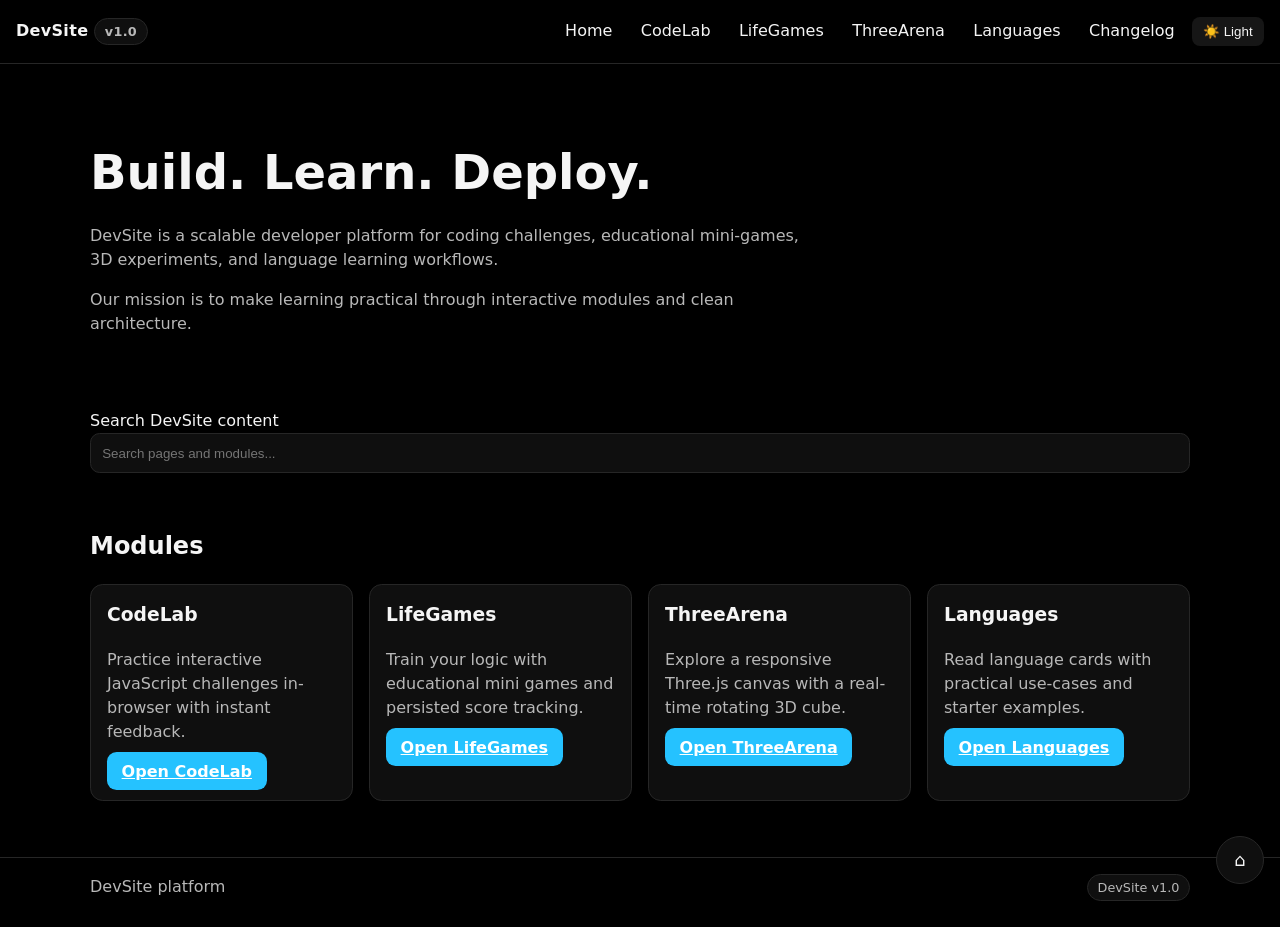
<file: index.html>
<!DOCTYPE html>
<html lang="en">
<head>
  <meta charset="UTF-8">
  <meta name="viewport" content="width=device-width, initial-scale=1.0">
  <title>DevSite | Home</title>
  <link rel="stylesheet" href="assets/css/style.css">
  <script src="assets/js/main.js" defer></script>
  <script src="assets/js/theme.js" defer></script>
  <script src="assets/js/reveal.js" defer></script>
  <script src="assets/js/search.js" defer></script>
</head>
<body>
  <a href="#main" class="skip-link">Skip to content</a>
  <header class="navbar" aria-label="Primary navigation">
    <div class="logo">DevSite <span class="version-badge">v1.0</span></div>
    <button id="navToggle" class="nav-toggle" aria-label="Toggle menu" aria-expanded="false">☰</button>
    <nav id="navMenu" class="nav-menu">
      <a class="nav-link" href="index.html">Home</a>
      <a class="nav-link" href="pages/codelab.html">CodeLab</a>
      <a class="nav-link" href="pages/lifegames.html">LifeGames</a>
      <a class="nav-link" href="pages/threearena.html">ThreeArena</a>
      <a class="nav-link" href="pages/languages.html">Languages</a>
      <a class="nav-link" href="pages/changelog.html">Changelog</a>
      <button id="themeToggle" class="theme-toggle" type="button">☀️ Light</button>
    </nav>
  </header>

  <main id="main" class="container">
    <section class="hero reveal" data-search-item>
      <h1>Build. Learn. Deploy.</h1>
      <p>DevSite is a scalable developer platform for coding challenges, educational mini-games, 3D experiments, and language learning workflows.</p>
      <p>Our mission is to make learning practical through interactive modules and clean architecture.</p>
    </section>

    <section class="reveal">
      <label for="searchInput">Search DevSite content</label>
      <input id="searchInput" type="search" placeholder="Search pages and modules..." aria-label="Search content across cards">
    </section>

    <section class="reveal">
      <h2>Modules</h2>
      <div class="grid">
        <article class="card" data-search-item>
          <h3>CodeLab</h3>
          <p>Practice interactive JavaScript challenges in-browser with instant feedback.</p>
          <a class="button" href="pages/codelab.html">Open CodeLab</a>
        </article>
        <article class="card" data-search-item>
          <h3>LifeGames</h3>
          <p>Train your logic with educational mini games and persisted score tracking.</p>
          <a class="button" href="pages/lifegames.html">Open LifeGames</a>
        </article>
        <article class="card" data-search-item>
          <h3>ThreeArena</h3>
          <p>Explore a responsive Three.js canvas with a real-time rotating 3D cube.</p>
          <a class="button" href="pages/threearena.html">Open ThreeArena</a>
        </article>
        <article class="card" data-search-item>
          <h3>Languages</h3>
          <p>Read language cards with practical use-cases and starter examples.</p>
          <a class="button" href="pages/languages.html">Open Languages</a>
        </article>
      </div>
    </section>
  </main>

  <footer class="footer">
    <div class="footer-inner">
      <span>DevSite platform</span>
      <span class="version-badge">DevSite v1.0</span>
    </div>
  </footer>

  <a href="index.html" class="home-fab" aria-label="Back to home">⌂</a>
</body>
</html>
</file>
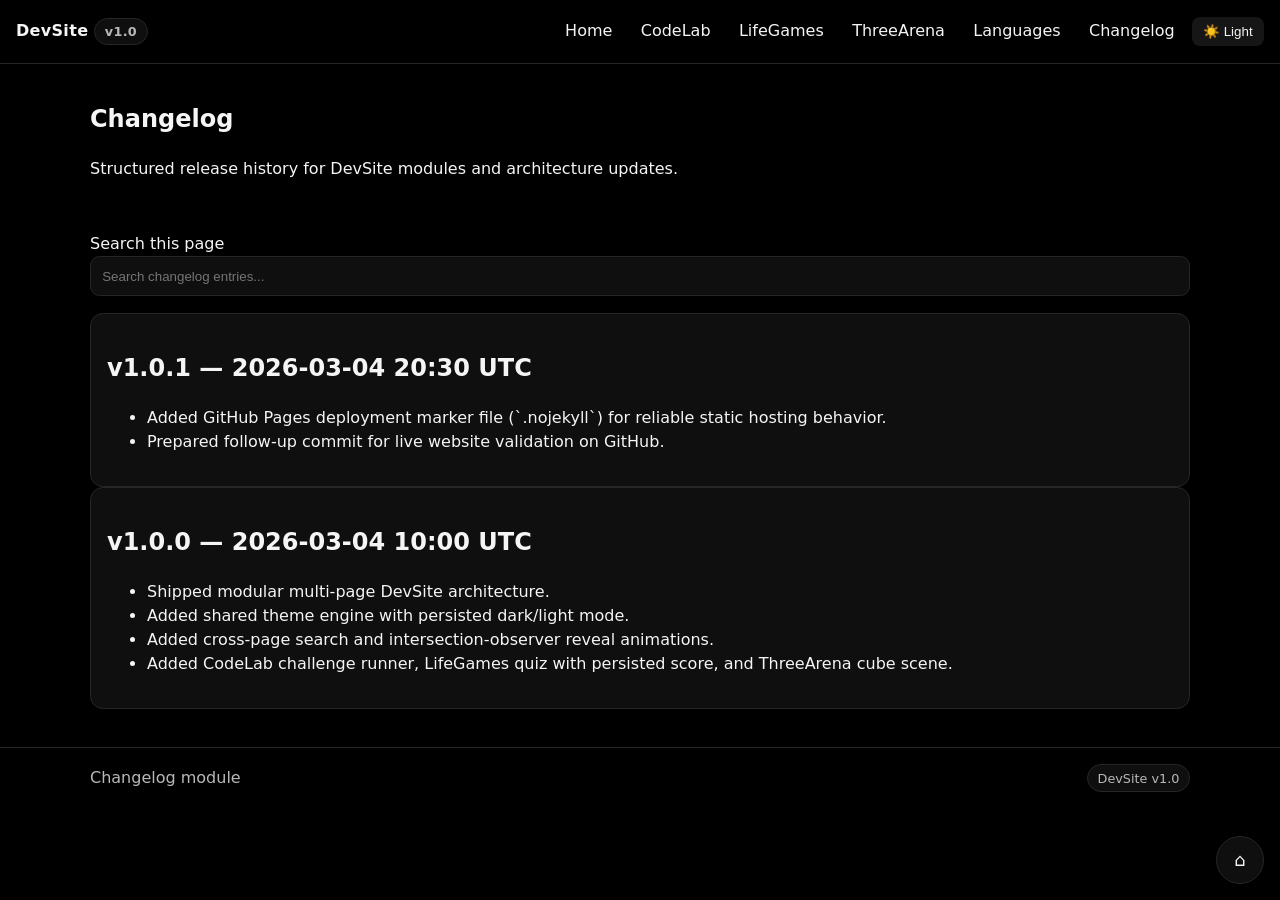
<file: pages/changelog.html>
<!DOCTYPE html>
<html lang="en">
<head>
  <meta charset="UTF-8">
  <meta name="viewport" content="width=device-width, initial-scale=1.0">
  <title>DevSite | Changelog</title>
  <link rel="stylesheet" href="../assets/css/style.css">
  <script src="../assets/js/main.js" defer></script>
  <script src="../assets/js/theme.js" defer></script>
  <script src="../assets/js/reveal.js" defer></script>
  <script src="../assets/js/search.js" defer></script>
</head>
<body>
  <header class="navbar" aria-label="Primary navigation">
    <div class="logo">DevSite <span class="version-badge">v1.0</span></div>
    <button id="navToggle" class="nav-toggle" aria-label="Toggle menu" aria-expanded="false">☰</button>
    <nav id="navMenu" class="nav-menu">
      <a class="nav-link" href="../index.html">Home</a>
      <a class="nav-link" href="codelab.html">CodeLab</a>
      <a class="nav-link" href="lifegames.html">LifeGames</a>
      <a class="nav-link" href="threearena.html">ThreeArena</a>
      <a class="nav-link" href="languages.html">Languages</a>
      <a class="nav-link" href="changelog.html">Changelog</a>
      <button id="themeToggle" class="theme-toggle" type="button">☀️ Light</button>
    </nav>
  </header>

  <main class="container">
    <section class="reveal" data-search-item>
      <h1>Changelog</h1>
      <p>Structured release history for DevSite modules and architecture updates.</p>
    </section>

    <section class="reveal">
      <label for="searchInput">Search this page</label>
      <input id="searchInput" type="search" placeholder="Search changelog entries...">
    </section>

    <section class="card reveal" data-search-item>
      <h2>v1.0.1 — 2026-03-04 20:30 UTC</h2>
      <ul>
        <li>Added GitHub Pages deployment marker file (`.nojekyll`) for reliable static hosting behavior.</li>
        <li>Prepared follow-up commit for live website validation on GitHub.</li>
      </ul>
    </section>

    <section class="card reveal" data-search-item>
      <h2>v1.0.0 — 2026-03-04 10:00 UTC</h2>
      <ul>
        <li>Shipped modular multi-page DevSite architecture.</li>
        <li>Added shared theme engine with persisted dark/light mode.</li>
        <li>Added cross-page search and intersection-observer reveal animations.</li>
        <li>Added CodeLab challenge runner, LifeGames quiz with persisted score, and ThreeArena cube scene.</li>
      </ul>
    </section>
  </main>

  <footer class="footer">
    <div class="footer-inner">
      <span>Changelog module</span>
      <span class="version-badge">DevSite v1.0</span>
    </div>
  </footer>

  <a href="../index.html" class="home-fab" aria-label="Back to home">⌂</a>
</body>
</html>
</file>
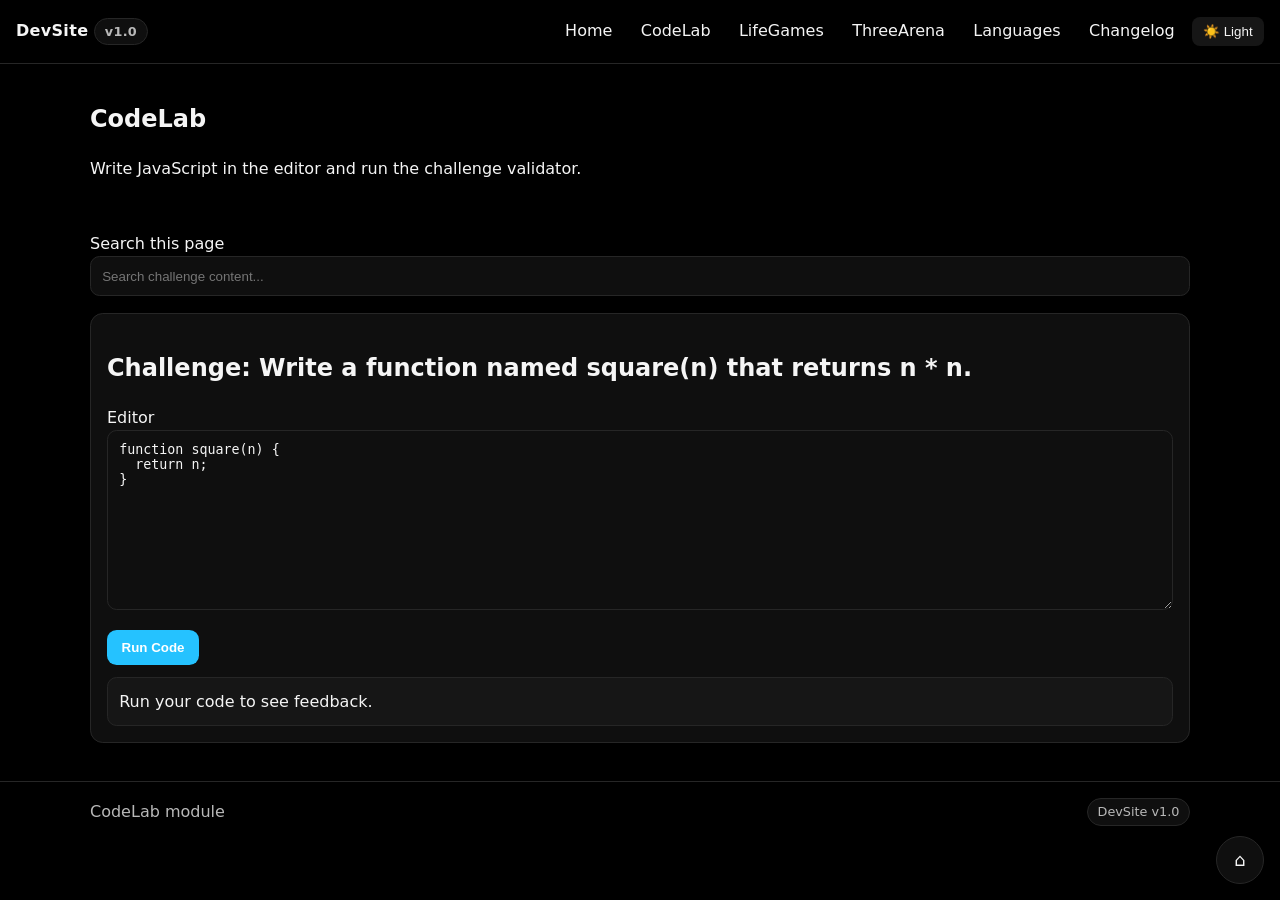
<file: pages/codelab.html>
<!DOCTYPE html>
<html lang="en">
<head>
  <meta charset="UTF-8">
  <meta name="viewport" content="width=device-width, initial-scale=1.0">
  <title>DevSite | CodeLab</title>
  <link rel="stylesheet" href="../assets/css/style.css">
  <script src="../assets/js/main.js" defer></script>
  <script src="../assets/js/theme.js" defer></script>
  <script src="../assets/js/reveal.js" defer></script>
  <script src="../assets/js/search.js" defer></script>
  <script src="../assets/js/codelab.js" defer></script>
</head>
<body>
  <header class="navbar" aria-label="Primary navigation">
    <div class="logo">DevSite <span class="version-badge">v1.0</span></div>
    <button id="navToggle" class="nav-toggle" aria-label="Toggle menu" aria-expanded="false">☰</button>
    <nav id="navMenu" class="nav-menu">
      <a class="nav-link" href="../index.html">Home</a>
      <a class="nav-link" href="codelab.html">CodeLab</a>
      <a class="nav-link" href="lifegames.html">LifeGames</a>
      <a class="nav-link" href="threearena.html">ThreeArena</a>
      <a class="nav-link" href="languages.html">Languages</a>
      <a class="nav-link" href="changelog.html">Changelog</a>
      <button id="themeToggle" class="theme-toggle" type="button">☀️ Light</button>
    </nav>
  </header>

  <main class="container">
    <section class="reveal" data-search-item>
      <h1>CodeLab</h1>
      <p>Write JavaScript in the editor and run the challenge validator.</p>
    </section>

    <section class="reveal">
      <label for="searchInput">Search this page</label>
      <input id="searchInput" type="search" placeholder="Search challenge content...">
    </section>

    <section class="card reveal" data-search-item>
      <h2 id="challengeText">Challenge loading...</h2>
      <label for="codeEditor">Editor</label>
      <textarea id="codeEditor" spellcheck="false">function square(n) {
  return n;
}</textarea>
      <div class="inline-controls">
        <button id="runCodeBtn" class="button" type="button">Run Code</button>
      </div>
      <div id="codeFeedback" class="feedback" aria-live="polite">Run your code to see feedback.</div>
    </section>
  </main>

  <footer class="footer">
    <div class="footer-inner">
      <span>CodeLab module</span>
      <span class="version-badge">DevSite v1.0</span>
    </div>
  </footer>

  <a href="../index.html" class="home-fab" aria-label="Back to home">⌂</a>
</body>
</html>
</file>
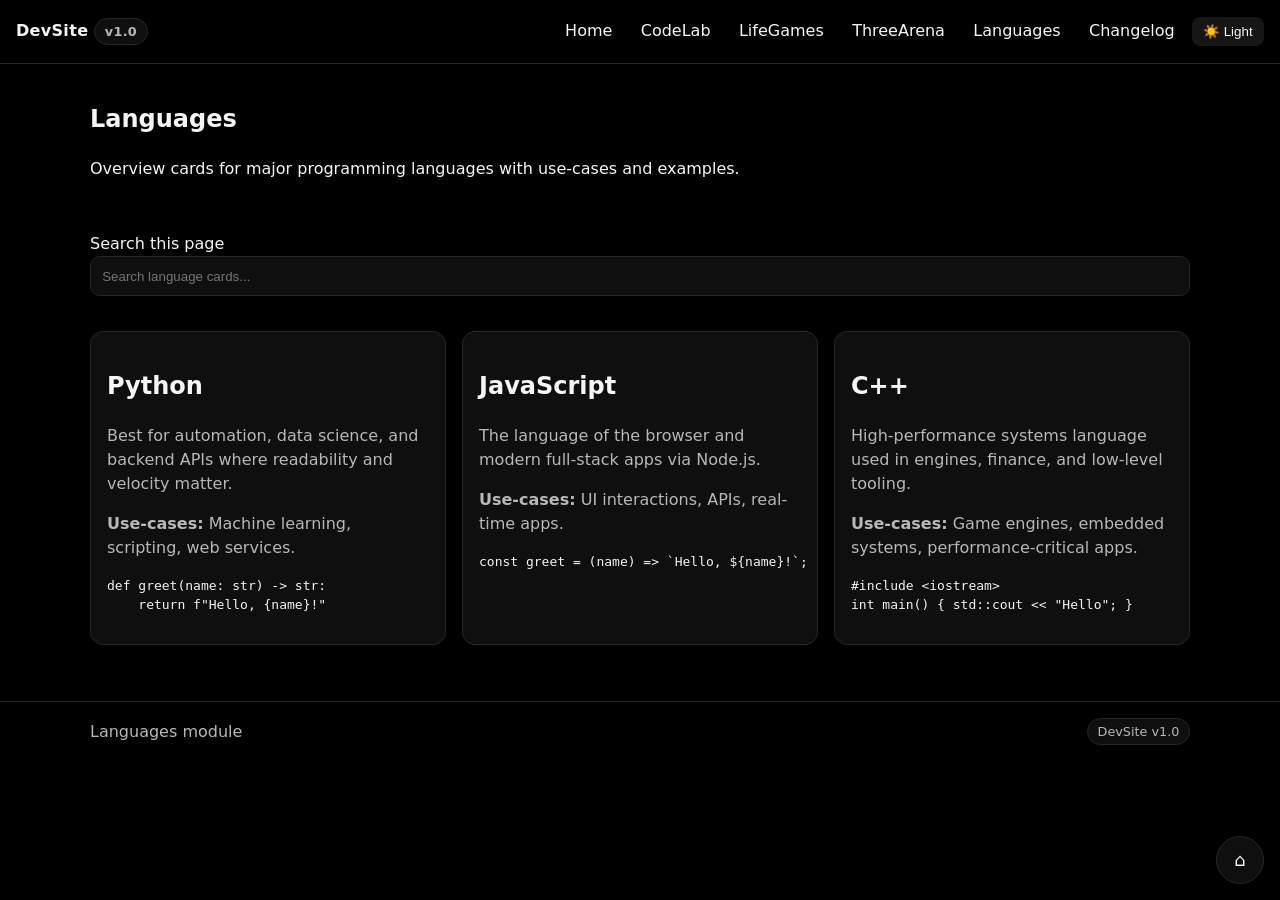
<file: pages/languages.html>
<!DOCTYPE html>
<html lang="en">
<head>
  <meta charset="UTF-8">
  <meta name="viewport" content="width=device-width, initial-scale=1.0">
  <title>DevSite | Languages</title>
  <link rel="stylesheet" href="../assets/css/style.css">
  <script src="../assets/js/main.js" defer></script>
  <script src="../assets/js/theme.js" defer></script>
  <script src="../assets/js/reveal.js" defer></script>
  <script src="../assets/js/search.js" defer></script>
</head>
<body>
  <header class="navbar" aria-label="Primary navigation">
    <div class="logo">DevSite <span class="version-badge">v1.0</span></div>
    <button id="navToggle" class="nav-toggle" aria-label="Toggle menu" aria-expanded="false">☰</button>
    <nav id="navMenu" class="nav-menu">
      <a class="nav-link" href="../index.html">Home</a>
      <a class="nav-link" href="codelab.html">CodeLab</a>
      <a class="nav-link" href="lifegames.html">LifeGames</a>
      <a class="nav-link" href="threearena.html">ThreeArena</a>
      <a class="nav-link" href="languages.html">Languages</a>
      <a class="nav-link" href="changelog.html">Changelog</a>
      <button id="themeToggle" class="theme-toggle" type="button">☀️ Light</button>
    </nav>
  </header>

  <main class="container">
    <section class="reveal" data-search-item>
      <h1>Languages</h1>
      <p>Overview cards for major programming languages with use-cases and examples.</p>
    </section>

    <section class="reveal">
      <label for="searchInput">Search this page</label>
      <input id="searchInput" type="search" placeholder="Search language cards...">
    </section>

    <section class="grid reveal">
      <article class="card" data-search-item>
        <h2>Python</h2>
        <p>Best for automation, data science, and backend APIs where readability and velocity matter.</p>
        <p><strong>Use-cases:</strong> Machine learning, scripting, web services.</p>
        <pre><code>def greet(name: str) -> str:
    return f"Hello, {name}!"</code></pre>
      </article>
      <article class="card" data-search-item>
        <h2>JavaScript</h2>
        <p>The language of the browser and modern full-stack apps via Node.js.</p>
        <p><strong>Use-cases:</strong> UI interactions, APIs, real-time apps.</p>
        <pre><code>const greet = (name) =&gt; `Hello, ${name}!`;</code></pre>
      </article>
      <article class="card" data-search-item>
        <h2>C++</h2>
        <p>High-performance systems language used in engines, finance, and low-level tooling.</p>
        <p><strong>Use-cases:</strong> Game engines, embedded systems, performance-critical apps.</p>
        <pre><code>#include &lt;iostream&gt;
int main() { std::cout &lt;&lt; "Hello"; }</code></pre>
      </article>
    </section>
  </main>

  <footer class="footer">
    <div class="footer-inner">
      <span>Languages module</span>
      <span class="version-badge">DevSite v1.0</span>
    </div>
  </footer>

  <a href="../index.html" class="home-fab" aria-label="Back to home">⌂</a>
</body>
</html>
</file>
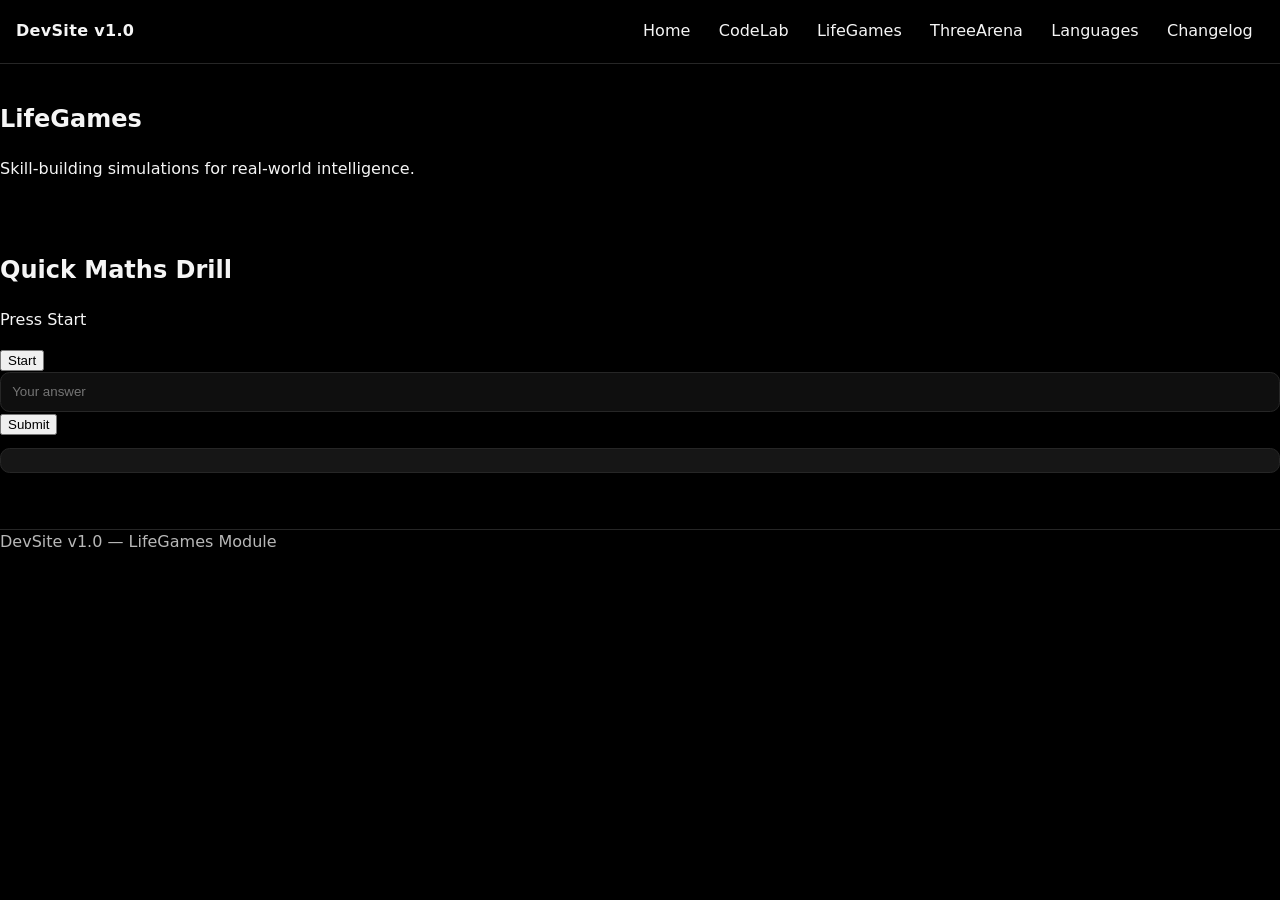
<file: pages/lifegames.html>
<!DOCTYPE html>
<html lang="en">
<head>
    <meta charset="UTF-8">
    <title>DevSite | LifeGames</title>
    <meta name="viewport" content="width=device-width, initial-scale=1.0">
    <link rel="stylesheet" href="../assets/css/style.css">
</head>
<body>

<header class="navbar">
    <div class="logo">DevSite v1.0</div>
    <button id="navToggle" class="nav-toggle">☰</button>

    <nav id="navMenu" class="nav-menu">
        <a href="../index.html" class="nav-link">Home</a>
        <a href="codelab.html" class="nav-link">CodeLab</a>
        <a href="lifegames.html" class="nav-link">LifeGames</a>
        <a href="threearena.html" class="nav-link">ThreeArena</a>
        <a href="languages.html" class="nav-link">Languages</a>
        <a href="changelog.html" class="nav-link">Changelog</a>
    </nav>
</header>

<main class="page-container">

    <section class="section">
        <h1>LifeGames</h1>
        <p>Skill-building simulations for real-world intelligence.</p>
    </section>

    <section class="section game-box">

        <h2>Quick Maths Drill</h2>
        <p id="mathQuestion">Press Start</p>

        <div class="challenge-controls">
            <button id="startMathBtn">Start</button>
        </div>

        <input id="mathAnswer" type="number" placeholder="Your answer">
        <button id="submitMathBtn">Submit</button>

        <div id="mathFeedback" class="feedback"></div>

    </section>

</main>

<footer class="footer">
    DevSite v1.0 — LifeGames Module
</footer>

<script src="../assets/js/main.js"></script>
<script src="../assets/js/lifegames.js"></script>

</body>
</html>
</file>
<file: assets/css/style.css>
:root {
  --bg: #000000;
  --surface: #0f0f0f;
  --surface-alt: #161616;
  --text: #f5f5f5;
  --muted: #b8b8b8;
  --accent: #25c2ff;
  --accent-strong: #0ea5e9;
  --border: #262626;
  --success: #21c55d;
  --error: #ef4444;
}

:root[data-theme='light'] {
  --bg: #f6f7fb;
  --surface: #ffffff;
  --surface-alt: #eef1f8;
  --text: #111827;
  --muted: #4b5563;
  --accent: #2563eb;
  --accent-strong: #1d4ed8;
  --border: #d4d9e4;
}

* { box-sizing: border-box; }
html, body { margin: 0; padding: 0; }
body {
  font-family: Inter, system-ui, -apple-system, Segoe UI, Roboto, Arial, sans-serif;
  background: var(--bg);
  color: var(--text);
  line-height: 1.5;
}

a { color: inherit; }

.skip-link {
  position: absolute;
  left: -9999px;
}
.skip-link:focus {
  left: 12px;
  top: 12px;
  z-index: 1100;
  background: var(--surface);
  border: 1px solid var(--border);
  padding: 0.5rem 0.75rem;
}

.navbar {
  position: sticky;
  top: 0;
  z-index: 1000;
  display: flex;
  align-items: center;
  justify-content: space-between;
  gap: 1rem;
  background: color-mix(in oklab, var(--bg) 80%, var(--surface));
  border-bottom: 1px solid var(--border);
  padding: 0.75rem 1rem;
}

.logo { font-weight: 700; letter-spacing: 0.02em; }
.version-badge {
  display: inline-flex;
  align-items: center;
  border: 1px solid var(--border);
  background: var(--surface);
  border-radius: 999px;
  padding: 0.2rem 0.6rem;
  font-size: 0.8rem;
  color: var(--muted);
}

.nav-toggle {
  display: none;
  background: var(--surface);
  color: var(--text);
  border: 1px solid var(--border);
  border-radius: 0.5rem;
  padding: 0.4rem 0.6rem;
}

.nav-menu {
  display: flex;
  align-items: center;
  gap: 0.35rem;
}

.nav-link,
.theme-toggle {
  border: 1px solid transparent;
  border-radius: 0.5rem;
  padding: 0.4rem 0.65rem;
  text-decoration: none;
  font-weight: 500;
}

.nav-link:hover,
.nav-link:focus-visible,
.theme-toggle:hover,
.theme-toggle:focus-visible {
  outline: none;
  background: var(--surface);
  border-color: var(--border);
}

.theme-toggle {
  background: var(--surface-alt);
  color: var(--text);
  cursor: pointer;
}

.container {
  width: min(1100px, 92%);
  margin: 0 auto;
}

.hero {
  padding: 4.5rem 0 2.5rem;
}

.hero h1 {
  margin: 0;
  font-size: clamp(2rem, 4vw, 3rem);
}

.hero p { color: var(--muted); max-width: 72ch; }

.grid {
  display: grid;
  gap: 1rem;
  grid-template-columns: repeat(auto-fit, minmax(220px, 1fr));
}

.card {
  background: var(--surface);
  border: 1px solid var(--border);
  border-radius: 0.8rem;
  padding: 1rem;
}

.card h3 { margin-top: 0; }
.card p { color: var(--muted); }

main section { padding: 1.1rem 0; }

input[type='search'],
input[type='number'],
textarea {
  width: 100%;
  background: var(--surface);
  border: 1px solid var(--border);
  border-radius: 0.6rem;
  color: var(--text);
  padding: 0.7rem;
}

textarea { min-height: 180px; resize: vertical; font-family: ui-monospace, SFMono-Regular, Menlo, monospace; }

.button {
  border: 1px solid transparent;
  background: var(--accent);
  color: white;
  border-radius: 0.6rem;
  padding: 0.55rem 0.85rem;
  cursor: pointer;
  font-weight: 600;
}

.button:hover { background: var(--accent-strong); }

.inline-controls {
  display: flex;
  gap: 0.6rem;
  flex-wrap: wrap;
  margin-top: 0.8rem;
}

.feedback {
  margin-top: 0.8rem;
  padding: 0.7rem;
  border-radius: 0.6rem;
  background: var(--surface-alt);
  border: 1px solid var(--border);
}
.feedback.success { border-color: var(--success); }
.feedback.error { border-color: var(--error); }

.footer {
  margin-top: 2.4rem;
  border-top: 1px solid var(--border);
  color: var(--muted);
}
.footer-inner {
  width: min(1100px, 92%);
  margin: 0 auto;
  padding: 1rem 0 1.6rem;
  display: flex;
  justify-content: space-between;
  align-items: center;
  flex-wrap: wrap;
  gap: 0.5rem;
}

.home-fab {
  position: fixed;
  right: 1rem;
  bottom: 1rem;
  width: 48px;
  height: 48px;
  border-radius: 999px;
  border: 1px solid var(--border);
  background: var(--surface);
  display: inline-flex;
  align-items: center;
  justify-content: center;
  text-decoration: none;
  font-size: 1.1rem;
}

.reveal {
  opacity: 0;
  transform: translateY(16px);
  transition: opacity 0.55s ease, transform 0.55s ease;
}
.reveal.is-visible {
  opacity: 1;
  transform: translateY(0);
}

#threeContainer {
  width: 100%;
  height: min(60vh, 420px);
  border: 1px solid var(--border);
  border-radius: 0.8rem;
  overflow: hidden;
  background: #020202;
}

@media (max-width: 860px) {
  .nav-toggle { display: inline-flex; }
  .nav-menu {
    position: absolute;
    top: 62px;
    left: 4%;
    right: 4%;
    display: none;
    flex-direction: column;
    align-items: stretch;
    background: var(--surface);
    border: 1px solid var(--border);
    border-radius: 0.7rem;
    padding: 0.6rem;
  }
  .nav-menu.open { display: flex; }
}
</file>
